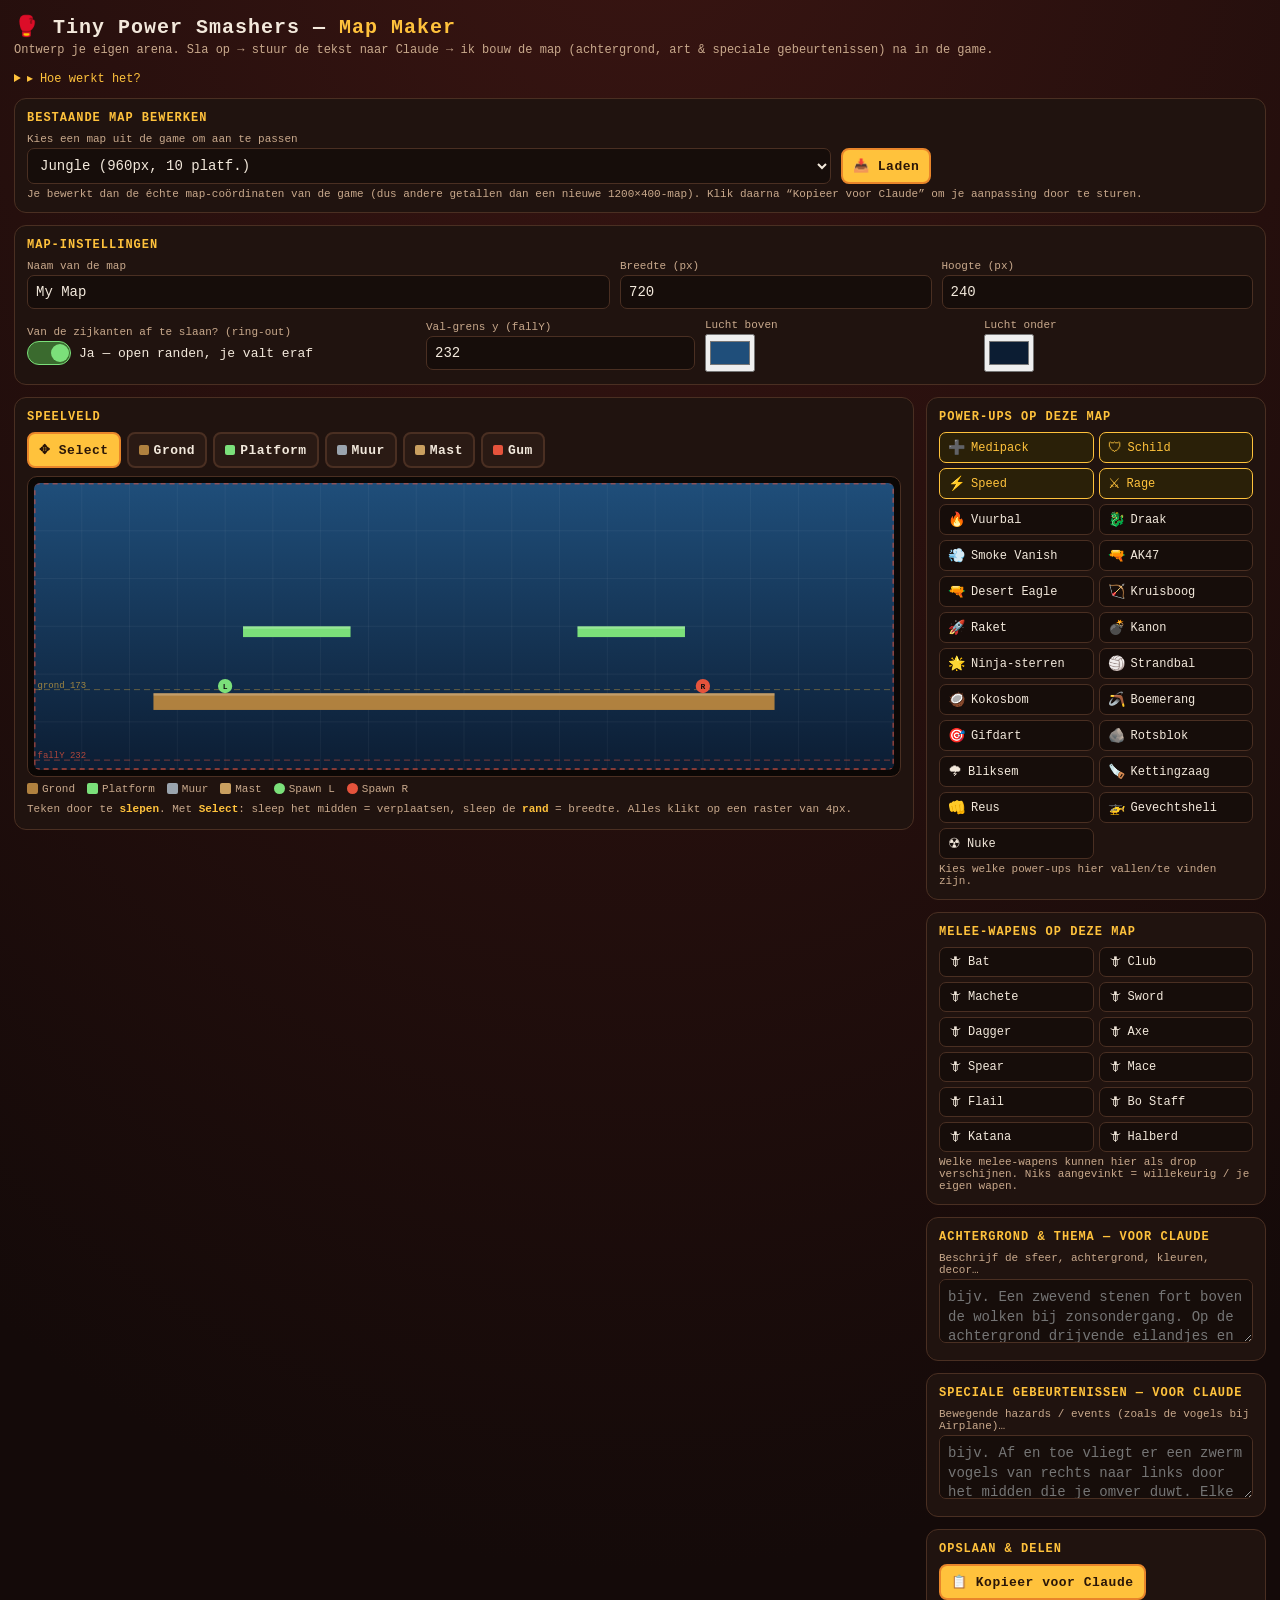
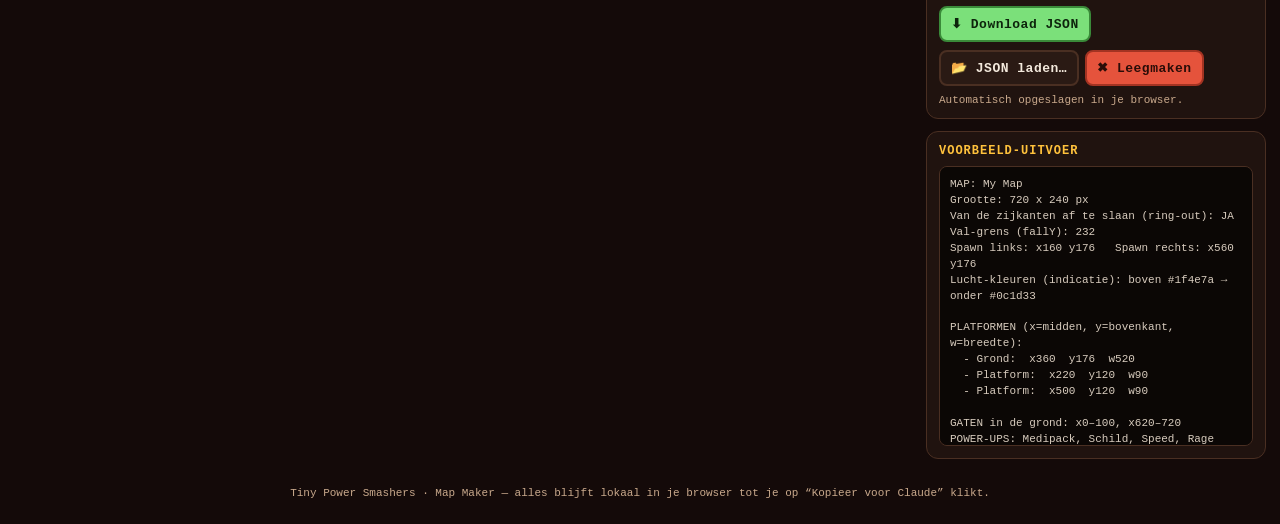
<file: mapmaker.html>
<!DOCTYPE html>
<html lang="nl">
<head>
<meta charset="utf-8" />
<meta name="viewport" content="width=device-width, initial-scale=1, maximum-scale=1, user-scalable=no" />
<title>Tiny Power Smashers — Map Maker</title>
<style>
  :root{
    --bg:#140a09; --panel:#20130f; --panel2:#2a1a14; --line:#4a2f22;
    --ink:#f3e9dc; --sub:#c9a98c; --gold:#ffc23c; --gold2:#e8852a;
    --green:#7be07a; --red:#e5533c; --blue:#6fb6e8;
    --mono:'Courier New',ui-monospace,monospace;
  }
  *{box-sizing:border-box}
  html,body{margin:0}
  body{
    background:radial-gradient(140% 120% at 50% -10%,#3a1512 0%,#140a09 70%);
    color:var(--ink); font-family:var(--mono); min-height:100vh; padding:14px;
    -webkit-text-size-adjust:100%;
  }
  h1{font-size:20px;margin:0;letter-spacing:1px}
  h1 .sm{color:var(--gold);}
  .subtitle{color:var(--sub);font-size:12px;margin:4px 0 14px}
  .card{background:var(--panel);border:1px solid var(--line);border-radius:12px;padding:12px;margin-bottom:12px}
  .card > .hd{font-weight:bold;color:var(--gold);letter-spacing:1px;font-size:12px;margin-bottom:8px;text-transform:uppercase}
  label{display:block;font-size:11px;color:var(--sub);margin-bottom:3px}
  input[type=text],input[type=number],textarea,select{
    width:100%;background:#160d0a;border:1px solid var(--line);border-radius:7px;color:var(--ink);
    font-family:var(--mono);font-size:14px;padding:8px;outline:none;
  }
  input:focus,textarea:focus,select:focus{border-color:var(--gold)}
  textarea{resize:vertical;min-height:64px;line-height:1.4}
  .row{display:flex;gap:10px;flex-wrap:wrap}
  .row > div{flex:1 1 120px;min-width:0}
  .layout{display:grid;grid-template-columns:1fr 340px;gap:12px;align-items:start}
  @media (max-width:860px){.layout{grid-template-columns:1fr}}
  .toolbar{display:flex;gap:6px;flex-wrap:wrap;margin-bottom:8px}
  button{font-family:var(--mono);cursor:pointer;border-radius:8px;border:2px solid var(--line);
    background:var(--panel2);color:var(--ink);padding:8px 10px;font-size:13px;font-weight:bold;letter-spacing:.5px}
  button:hover{border-color:var(--gold)}
  .tool.active{background:var(--gold);color:#2a1608;border-color:var(--gold2)}
  .tool .sw{display:inline-block;width:10px;height:10px;border-radius:2px;vertical-align:middle;margin-right:5px}
  .btn-gold{background:var(--gold);color:#2a1608;border-color:var(--gold2)}
  .btn-green{background:var(--green);color:#0d240c;border-color:#3a8a39}
  .btn-red{background:var(--red);color:#2a0d08;border-color:#a33322}
  .canvas-wrap{background:#0b0705;border:1px solid var(--line);border-radius:10px;padding:6px;overflow:auto}
  canvas{display:block;width:100%;image-rendering:pixelated;border-radius:6px;touch-action:none;background:#0b0705}
  .hint{font-size:11px;color:var(--sub);margin-top:6px;line-height:1.5}
  .hint b{color:var(--gold)}
  .pu-grid{display:grid;grid-template-columns:1fr 1fr;gap:5px}
  .pu{display:flex;align-items:center;gap:6px;background:#160d0a;border:1px solid var(--line);border-radius:7px;padding:6px 8px;font-size:12px;cursor:pointer;user-select:none}
  .pu.on{background:#2a2008;border-color:var(--gold);color:var(--gold)}
  .pu .emo{font-size:14px}
  .switch{display:flex;align-items:center;gap:8px;cursor:pointer;user-select:none;font-size:13px}
  .switch .track{width:44px;height:24px;border-radius:14px;background:#3a241b;border:1px solid var(--line);position:relative;transition:.15s}
  .switch .knob{position:absolute;top:2px;left:2px;width:18px;height:18px;border-radius:50%;background:var(--sub);transition:.15s}
  .switch.on .track{background:#3a6a2e;border-color:var(--green)}
  .switch.on .knob{left:23px;background:var(--green)}
  .prop{display:none}
  .prop.show{display:block}
  .prop .row > div{flex:1 1 60px}
  .out{white-space:pre-wrap;font-size:11px;line-height:1.45;background:#0b0705;border:1px solid var(--line);border-radius:8px;padding:10px;max-height:280px;overflow:auto;color:#d8ccbe}
  .foot{color:var(--sub);font-size:11px;text-align:center;margin-top:16px}
  .legend{display:flex;gap:12px;flex-wrap:wrap;font-size:11px;color:var(--sub);margin-top:6px}
  .legend span{display:inline-flex;align-items:center;gap:4px}
  .legend i{width:11px;height:11px;border-radius:2px;display:inline-block}
  details{margin-bottom:12px}
  summary{cursor:pointer;color:var(--gold);font-size:12px}
  .mini-note{font-size:11px;color:var(--sub);margin-top:4px}
</style>
</head>
<body>
  <h1>🥊 Tiny Power Smashers — <span class="sm">Map Maker</span></h1>
  <p class="subtitle">Ontwerp je eigen arena. Sla op → stuur de tekst naar Claude → ik bouw de map (achtergrond, art & speciale gebeurtenissen) na in de game.</p>

  <details>
    <summary>▸ Hoe werkt het?</summary>
    <div class="hint" style="margin-top:8px">
      1. Kies een <b>gereedschap</b> en <b>teken</b> op het speelveld door te slepen (platform / grond / muur / mast).<br>
      2. Met <b>Select</b> versleep je een blok; sleep de <b>zijkant</b> om de breedte aan te passen. Boven → smaller.<br>
      3. <b>Gaten</b> maak je door de grond in losse stukken te leggen met ruimte ertussen.<br>
      4. Zet de <b>naam</b>, <b>grootte</b>, <b>power-ups</b> en of je <b>van de zijkanten af geslagen</b> kunt worden.<br>
      5. Vul de <b>beschrijvingen</b> in (achtergrond/thema + speciale gebeurtenissen zoals de vogels bij Airplane).<br>
      6. Klik <b>“Kopieer voor Claude”</b> en plak dat in de chat. Klaar!
    </div>
  </details>

  <div class="card" id="loadCard">
    <div class="hd">Bestaande map bewerken</div>
    <div class="row" style="align-items:flex-end">
      <div style="flex:2 1 220px"><label>Kies een map uit de game om aan te passen</label>
        <select id="loadMap"></select>
      </div>
      <div><button id="loadBtn" class="btn-gold">📥 Laden</button></div>
    </div>
    <div class="mini-note">Je bewerkt dan de échte map-coördinaten van de game (dus andere getallen dan een nieuwe 1200×400-map). Klik daarna “Kopieer voor Claude” om je aanpassing door te sturen.</div>
  </div>

  <div class="card">
    <div class="hd">Map-instellingen</div>
    <div class="row">
      <div style="flex:2 1 200px"><label>Naam van de map</label><input id="mName" type="text" placeholder="bijv. Sky Fortress" /></div>
      <div><label>Breedte (px)</label><input id="mW" type="number" min="280" max="2000" step="20" /></div>
      <div><label>Hoogte (px)</label><input id="mH" type="number" min="180" max="360" step="10" /></div>
    </div>
    <div class="row" style="margin-top:10px;align-items:center">
      <div style="flex:1 1 240px">
        <label>Van de zijkanten af te slaan? (ring-out)</label>
        <div class="switch on" id="mKnock"><div class="track"><div class="knob"></div></div><span id="mKnockLbl">Ja — open randen, je valt eraf</span></div>
      </div>
      <div><label>Val-grens y (fallY)</label><input id="mFall" type="number" min="120" max="360" step="4" /></div>
      <div><label>Lucht boven</label><input id="mSkyTop" type="color" value="#1f4e7a" style="height:38px;padding:2px" /></div>
      <div><label>Lucht onder</label><input id="mSkyBot" type="color" value="#0c1d33" style="height:38px;padding:2px" /></div>
    </div>
  </div>

  <div class="layout">
    <!-- EDITOR -->
    <div class="card">
      <div class="hd">Speelveld</div>
      <div class="toolbar" id="tools">
        <button class="tool active" data-tool="select">✥ Select</button>
        <button class="tool" data-tool="ground"><span class="sw" style="background:#b0813f"></span>Grond</button>
        <button class="tool" data-tool="platform"><span class="sw" style="background:#7be07a"></span>Platform</button>
        <button class="tool" data-tool="wall"><span class="sw" style="background:#9aa4ae"></span>Muur</button>
        <button class="tool" data-tool="mast"><span class="sw" style="background:#caa060"></span>Mast</button>
        <button class="tool" data-tool="erase"><span class="sw" style="background:#e5533c"></span>Gum</button>
      </div>
      <div class="canvas-wrap"><canvas id="cv"></canvas></div>
      <div class="legend">
        <span><i style="background:#b0813f"></i>Grond</span>
        <span><i style="background:#7be07a"></i>Platform</span>
        <span><i style="background:#9aa4ae"></i>Muur</span>
        <span><i style="background:#caa060"></i>Mast</span>
        <span><i style="background:#7be07a;border-radius:50%"></i>Spawn L</span>
        <span><i style="background:#e5533c;border-radius:50%"></i>Spawn R</span>
      </div>
      <div class="hint">Teken door te <b>slepen</b>. Met <b>Select</b>: sleep het midden = verplaatsen, sleep de <b>rand</b> = breedte. Alles klikt op een raster van 4px.</div>

      <div class="prop card" id="propCard" style="margin-top:10px;background:var(--panel2)">
        <div class="hd">Geselecteerd blok</div>
        <div class="row">
          <div><label>Type</label>
            <select id="pType"><option value="ground">Grond</option><option value="platform">Platform</option><option value="wall">Muur</option><option value="mast">Mast</option></select>
          </div>
          <div><label>x (midden)</label><input id="pX" type="number" step="4" /></div>
          <div><label>y (bovenkant)</label><input id="pY" type="number" step="4" /></div>
          <div><label>breedte</label><input id="pW" type="number" step="4" /></div>
        </div>
        <div class="toolbar" style="margin-top:10px">
          <button id="pDup">⧉ Dupliceren</button>
          <button id="pDel" class="btn-red">🗑 Verwijderen</button>
        </div>
      </div>
    </div>

    <!-- SIDE PANEL -->
    <div>
      <div class="card">
        <div class="hd">Power-ups op deze map</div>
        <div class="pu-grid" id="puGrid"></div>
        <div class="mini-note">Kies welke power-ups hier vallen/te vinden zijn.</div>
      </div>

      <div class="card">
        <div class="hd">Melee-wapens op deze map</div>
        <div class="pu-grid" id="meleeGrid"></div>
        <div class="mini-note">Welke melee-wapens kunnen hier als drop verschijnen. Niks aangevinkt = willekeurig / je eigen wapen.</div>
      </div>

      <div class="card">
        <div class="hd">Achtergrond &amp; thema — voor Claude</div>
        <label>Beschrijf de sfeer, achtergrond, kleuren, decor…</label>
        <textarea id="mBg" placeholder="bijv. Een zwevend stenen fort boven de wolken bij zonsondergang. Op de achtergrond drijvende eilandjes en verre bergtoppen. Warme oranje/paarse lucht."></textarea>
      </div>

      <div class="card">
        <div class="hd">Speciale gebeurtenissen — voor Claude</div>
        <label>Bewegende hazards / events (zoals de vogels bij Airplane)…</label>
        <textarea id="mEvents" placeholder="bijv. Af en toe vliegt er een zwerm vogels van rechts naar links door het midden die je omver duwt. Elke ~8s. En soms slaat de bliksem in op een willekeurig platform."></textarea>
      </div>

      <div class="card">
        <div class="hd">Opslaan &amp; delen</div>
        <div class="toolbar">
          <button id="btnCopy" class="btn-gold">📋 Kopieer voor Claude</button>
          <button id="btnJson" class="btn-green">⬇ Download JSON</button>
        </div>
        <div class="toolbar">
          <button id="btnLoad">📂 JSON laden…</button>
          <button id="btnClear" class="btn-red">✖ Leegmaken</button>
        </div>
        <div class="mini-note" id="saveNote">Automatisch opgeslagen in je browser.</div>
      </div>

      <div class="card">
        <div class="hd">Voorbeeld-uitvoer</div>
        <div class="out" id="outBox"></div>
      </div>
    </div>
  </div>

  <p class="foot">Tiny Power Smashers · Map Maker — alles blijft lokaal in je browser tot je op “Kopieer voor Claude” klikt.</p>

<!-- de echte game-config: geeft toegang tot VERSUS_MAPS zodat je bestaande maps kunt laden -->
<script src="js/config.js?v=menu177"></script>
<script>
(function(){
  "use strict";
  var $ = function(id){ return document.getElementById(id); };
  var GRID = 4, GROUND_REF = 173;
  // ---- power-ups: dynamisch uit de echte game-config (SHOP_POWERUPS) + extra kinds die niet in de shop staan ----
  var FALLBACK_PU = [
    ['heal','Medipack','➕'],['shield','Shield','🛡'],['speed','Speed','⚡'],['rage','Rage','⚔'],
    ['fireball','Fireball','🔥'],['dragon','Dragon','🐉'],['ak47','AK47','🔫'],['rocket','Rocket','🚀'],
    ['cannon','Cannon','💣'],['beachball','Beach ball','🏐'],['coco','Coconut bomb','🥥'],['boom','Boomerang','🪃'],
    ['dart','Poison dart','🎯'],['rock','Falling rock','🪨'],['lightning','Lightning','🌩'],['ninjastar','Ninja stars','🌟'],
    ['deagle','Desert Eagle','🔫'],['crossbow','Crossbow','🏹'],['chainsaw','Chainsaw','🪚'],['giant','Giant','👊']
  ];
  var EXTRA_PU = [['giant','Reus','👊'],['heli','Gevechtsheli','🚁'],['nuke','Nuke','☢']];   // bestaan in de game maar niet in de shop
  function buildPowerups(){
    if (typeof SHOP_POWERUPS === 'undefined') return FALLBACK_PU;
    var order = (typeof TRAINING_POWERUP_ORDER !== 'undefined') ? TRAINING_POWERUP_ORDER.slice() : [];
    Object.keys(SHOP_POWERUPS).forEach(function(k){ if(order.indexOf(k)<0) order.push(k); });   // ontbrekende (chainsaw ed.) achteraan
    var list = order.filter(function(k){return SHOP_POWERUPS[k];})
      .map(function(k){ return [k, SHOP_POWERUPS[k].name, SHOP_POWERUPS[k].icon || '•']; });
    EXTRA_PU.forEach(function(e){ if(!list.some(function(l){return l[0]===e[0];})) list.push(e); });
    return list;
  }
  var POWERUPS = buildPowerups();
  // ---- melee-wapens: dynamisch uit WEAPONS (type melee) ----
  function buildMelee(){
    if (typeof WEAPONS === 'undefined') return [];
    // de echt-selecteerbare melee-wapens (chainsaw staat al bij de power-ups; zap-mes/shield zijn ability-wapens)
    var order = (typeof TRAINING_MELEE_ORDER !== 'undefined') ? TRAINING_MELEE_ORDER.slice()
      : Object.keys(WEAPONS).filter(function(k){ return WEAPONS[k].type==='melee'; });
    return order.filter(function(k){ return k!=='chainsaw' && WEAPONS[k] && WEAPONS[k].type==='melee'; })
      .map(function(k){ return [k, WEAPONS[k].name]; });
  }
  var MELEE = buildMelee();
  var TYPE_COL = { ground:'#b0813f', platform:'#7be07a', wall:'#9aa4ae', mast:'#caa060' };
  var TYPE_H   = { ground:14, platform:9, wall:44, mast:60 };

  var uid = 1;
  function nid(){ return uid++; }
  function snap(v){ return Math.round(v/GRID)*GRID; }
  function clone(o){ return JSON.parse(JSON.stringify(o)); }

  var state = defaultState();
  function defaultState(){
    return {
      name:'My Map', w:720, h:240, sideKnockoff:true, fallY:232,
      skyTop:'#1f4e7a', skyBottom:'#0c1d33',
      spawnL:{x:160,y:176}, spawnR:{x:560,y:176},
      platforms:[
        {id:nid(),x:360,y:176,w:520,type:'ground'},
        {id:nid(),x:220,y:120,w:90,type:'platform'},
        {id:nid(),x:500,y:120,w:90,type:'platform'}
      ],
      powerups:['heal','shield','speed','rage'],
      melee:[],
      background:'', events:''
    };
  }

  // ---------- canvas ----------
  var cv = $('cv'), ctx = cv.getContext('2d');
  var scale = 1, dpr = Math.min(2, window.devicePixelRatio||1);
  function layout(){
    var cssW = cv.parentElement.clientWidth - 12;
    scale = cssW / state.w;
    var cssH = state.h * scale;
    cv.style.height = cssH + 'px';
    cv.width = Math.round(cssW*dpr); cv.height = Math.round(cssH*dpr);
    ctx.setTransform(dpr*scale,0,0,dpr*scale,0,0); // now we draw in logical coords
    render();
  }
  window.addEventListener('resize', layout);

  function render(){
    var w=state.w,h=state.h;
    ctx.clearRect(0,0,w,h);
    // sky
    var g=ctx.createLinearGradient(0,0,0,h);
    g.addColorStop(0,state.skyTop); g.addColorStop(1,state.skyBottom);
    ctx.fillStyle=g; ctx.fillRect(0,0,w,h);
    // grid
    ctx.strokeStyle='rgba(255,255,255,0.05)'; ctx.lineWidth=1/scale;
    for(var x=0;x<=w;x+=40){ ctx.beginPath();ctx.moveTo(x,0);ctx.lineTo(x,h);ctx.stroke(); }
    for(var y=0;y<=h;y+=40){ ctx.beginPath();ctx.moveTo(0,y);ctx.lineTo(w,y);ctx.stroke(); }
    // ground reference + fall line
    ctx.strokeStyle='rgba(255,194,60,0.35)'; ctx.setLineDash([6/scale,4/scale]); ctx.lineWidth=1/scale;
    ctx.beginPath();ctx.moveTo(0,GROUND_REF);ctx.lineTo(w,GROUND_REF);ctx.stroke();
    ctx.strokeStyle='rgba(229,83,60,0.5)';
    ctx.beginPath();ctx.moveTo(0,state.fallY);ctx.lineTo(w,state.fallY);ctx.stroke();
    ctx.setLineDash([]);
    ctx.fillStyle='rgba(255,194,60,0.6)'; ctx.font=(9/scale)+'px monospace';
    ctx.fillText('grond '+GROUND_REF, 3, GROUND_REF-2/scale);
    ctx.fillStyle='rgba(229,83,60,0.75)';
    ctx.fillText('fallY '+state.fallY, 3, state.fallY-2/scale);
    // side edges
    if(state.sideKnockoff){
      ctx.strokeStyle='rgba(229,83,60,0.55)'; ctx.setLineDash([5/scale,4/scale]); ctx.lineWidth=2/scale;
      ctx.strokeRect(0.5,0.5,w-1,h-1); ctx.setLineDash([]);
    } else {
      ctx.fillStyle='rgba(154,164,174,0.35)';
      ctx.fillRect(0,0,4,h); ctx.fillRect(w-4,0,4,h);
    }
    // platforms
    state.platforms.forEach(function(p){
      var ph = p.h || TYPE_H[p.type] || 9;
      var left = p.x - p.w/2;
      ctx.fillStyle = TYPE_COL[p.type] || '#7be07a';
      ctx.fillRect(left, p.y, p.w, ph);
      ctx.fillStyle='rgba(255,255,255,0.22)'; ctx.fillRect(left, p.y, p.w, Math.max(1,2));
      if(p.id===selId){
        ctx.strokeStyle='#fff'; ctx.lineWidth=1.5/scale; ctx.strokeRect(left, p.y, p.w, ph);
        // width handles
        ctx.fillStyle='#fff';
        ctx.fillRect(left-3, p.y+ph/2-3, 6,6);
        ctx.fillRect(left+p.w-3, p.y+ph/2-3, 6,6);
      }
    });
    // spawns
    drawSpawn(state.spawnL,'#7be07a','L');
    drawSpawn(state.spawnR,'#e5533c','R');
    // drawing preview
    if(draft){
      ctx.globalAlpha=0.6; ctx.fillStyle=TYPE_COL[draft.type];
      ctx.fillRect(draft.x-draft.w/2, draft.y, draft.w, TYPE_H[draft.type]||9);
      ctx.globalAlpha=1;
    }
  }
  function drawSpawn(s,col,ch){
    ctx.fillStyle=col; ctx.beginPath(); ctx.arc(s.x, s.y-6, 6, 0, 6.2832); ctx.fill();
    ctx.fillStyle='#111'; ctx.font='bold '+(8/scale)+'px monospace'; ctx.textAlign='center';
    ctx.fillText(ch, s.x, s.y-3.5); ctx.textAlign='left';
  }

  // ---------- interaction ----------
  var tool='select', selId=null, drag=null, draft=null;
  function evPos(e){
    var r=cv.getBoundingClientRect();
    return { x: snap((e.clientX-r.left)/scale), y: snap((e.clientY-r.top)/scale) };
  }
  function hitPlatform(x,y){
    for(var i=state.platforms.length-1;i>=0;i--){
      var p=state.platforms[i], ph=p.h||TYPE_H[p.type]||9;
      if(x>=p.x-p.w/2-4 && x<=p.x+p.w/2+4 && y>=p.y-4 && y<=p.y+ph+4) return p;
    }
    return null;
  }
  function hitSpawn(x,y){
    if(Math.abs(x-state.spawnL.x)<10 && Math.abs(y-6-state.spawnL.y)<12) return 'L';
    if(Math.abs(x-state.spawnR.x)<10 && Math.abs(y-6-state.spawnR.y)<12) return 'R';
    return null;
  }

  cv.addEventListener('pointerdown', function(e){
    e.preventDefault(); cv.setPointerCapture(e.pointerId);
    var pos=evPos(e);
    if(tool==='select'){
      var sp=hitSpawn(pos.x,pos.y);
      if(sp){ drag={kind:'spawn',which:sp}; return; }
      var p=hitPlatform(pos.x,pos.y);
      if(p){
        selId=p.id; syncProp();
        var edge = Math.abs(pos.x-(p.x-p.w/2))<8 ? 'L' : (Math.abs(pos.x-(p.x+p.w/2))<8 ? 'R' : null);
        drag = edge ? {kind:'resize',side:edge,id:p.id} : {kind:'move',id:p.id,ox:pos.x-p.x,oy:pos.y-p.y};
      } else { selId=null; syncProp(); }
      render(); return;
    }
    if(tool==='erase'){
      var pe=hitPlatform(pos.x,pos.y);
      if(pe){ state.platforms=state.platforms.filter(function(q){return q.id!==pe.id;}); if(selId===pe.id)selId=null; syncProp(); commit(); }
      return;
    }
    // drawing tools
    draft={type:tool, x0:pos.x, y:pos.y, x:pos.x, w:GRID};
    render();
  });
  cv.addEventListener('pointermove', function(e){
    if(!drag && !draft) return;
    var pos=evPos(e);
    if(draft){
      var left=Math.min(draft.x0,pos.x), right=Math.max(draft.x0,pos.x);
      draft.w=Math.max(GRID,right-left); draft.x=(left+right)/2; draft.y=pos.y;
      render(); return;
    }
    if(drag.kind==='spawn'){
      var s = drag.which==='L'?state.spawnL:state.spawnR;
      s.x=clampX(pos.x); s.y=Math.max(20,Math.min(state.h-2,pos.y)); render(); return;
    }
    var p=byId(drag.id); if(!p) return;
    if(drag.kind==='move'){ p.x=clampX(pos.x-drag.ox); p.y=Math.max(0,Math.min(state.h-4,pos.y-drag.oy)); }
    else if(drag.kind==='resize'){
      if(drag.side==='R'){ var l=p.x-p.w/2; var nr=Math.max(l+GRID,pos.x); p.w=nr-l; p.x=l+p.w/2; }
      else { var r=p.x+p.w/2; var nl=Math.min(r-GRID,pos.x); p.w=r-nl; p.x=nl+p.w/2; }
    }
    syncProp(); render();
  });
  function endDrag(){
    if(draft){
      if(draft.w>=GRID){ var np={id:nid(),x:snap(draft.x),y:snap(draft.y),w:snap(draft.w),type:draft.type}; state.platforms.push(np); selId=np.id; setTool('select'); syncProp(); }
      draft=null; commit();
    }
    if(drag){ drag=null; commit(); }
  }
  cv.addEventListener('pointerup', endDrag);
  cv.addEventListener('pointercancel', endDrag);
  function byId(id){ return state.platforms.find(function(p){return p.id===id;}); }
  function clampX(x){ return Math.max(0,Math.min(state.w,x)); }

  // ---------- tools ----------
  function setTool(t){
    tool=t;
    Array.prototype.forEach.call(document.querySelectorAll('.tool'),function(b){ b.classList.toggle('active', b.dataset.tool===t); });
  }
  $('tools').addEventListener('click', function(e){
    var b=e.target.closest('.tool'); if(!b) return; setTool(b.dataset.tool);
  });

  // ---------- property panel ----------
  function syncProp(){
    var p=byId(selId);
    $('propCard').classList.toggle('show', !!p);
    if(!p) return;
    $('pType').value=p.type; $('pX').value=p.x; $('pY').value=p.y; $('pW').value=p.w;
  }
  ['pType','pX','pY','pW'].forEach(function(id){
    $(id).addEventListener('input', function(){
      var p=byId(selId); if(!p) return;
      p.type=$('pType').value;
      p.x=snap(+$('pX').value||0); p.y=snap(+$('pY').value||0); p.w=Math.max(GRID,snap(+$('pW').value||GRID));
      render(); commit();
    });
  });
  $('pDel').addEventListener('click', function(){
    state.platforms=state.platforms.filter(function(q){return q.id!==selId;}); selId=null; syncProp(); render(); commit();
  });
  $('pDup').addEventListener('click', function(){
    var p=byId(selId); if(!p) return; var c=clone(p); c.id=nid(); c.x=clampX(p.x+24); c.y=p.y; state.platforms.push(c); selId=c.id; syncProp(); render(); commit();
  });

  // ---------- power-ups ----------
  function buildPU(){
    var g=$('puGrid'); g.innerHTML='';
    POWERUPS.forEach(function(pu){
      var el=document.createElement('div'); el.className='pu'+(state.powerups.indexOf(pu[0])>=0?' on':'');
      el.innerHTML='<span class="emo">'+pu[2]+'</span> '+pu[1];
      el.addEventListener('click', function(){
        var i=state.powerups.indexOf(pu[0]);
        if(i>=0) state.powerups.splice(i,1); else state.powerups.push(pu[0]);
        el.classList.toggle('on'); commit();
      });
      g.appendChild(el);
    });
  }
  function renderMelee(){
    var g=$('meleeGrid'); if(!g) return; g.innerHTML='';
    if(!MELEE.length){ g.innerHTML='<div class="mini-note">Melee-lijst niet geladen.</div>'; return; }
    MELEE.forEach(function(w){
      state.melee=state.melee||[];
      var el=document.createElement('div'); el.className='pu'+(state.melee.indexOf(w[0])>=0?' on':'');
      el.innerHTML='<span class="emo">🗡</span> '+w[1];
      el.addEventListener('click', function(){
        state.melee=state.melee||[];
        var i=state.melee.indexOf(w[0]);
        if(i>=0) state.melee.splice(i,1); else state.melee.push(w[0]);
        el.classList.toggle('on'); commit();
      });
      g.appendChild(el);
    });
  }

  // ---------- settings bindings ----------
  function bindText(id, key, isNum, cb){
    $(id).addEventListener('input', function(){
      state[key]= isNum ? (+$(id).value||0) : $(id).value;
      if(cb) cb(); commit();
    });
  }
  bindText('mName','name',false);
  bindText('mW','w',true, layout);
  bindText('mH','h',true, layout);
  bindText('mFall','fallY',true, render);
  bindText('mSkyTop','skyTop',false, render);
  bindText('mSkyBot','skyBottom',false, render);
  bindText('mBg','background',false);
  bindText('mEvents','events',false);
  $('mKnock').addEventListener('click', function(){
    state.sideKnockoff=!state.sideKnockoff;
    this.classList.toggle('on', state.sideKnockoff);
    $('mKnockLbl').textContent = state.sideKnockoff ? 'Ja — open randen, je valt eraf' : 'Nee — muren aan de zijkanten, je valt er niet af';
    render(); commit();
  });

  function pushSettingsToUI(){
    $('mName').value=state.name; $('mW').value=state.w; $('mH').value=state.h;
    $('mFall').value=state.fallY; $('mSkyTop').value=state.skyTop; $('mSkyBot').value=state.skyBottom;
    $('mBg').value=state.background; $('mEvents').value=state.events;
    $('mKnock').classList.toggle('on', state.sideKnockoff);
    $('mKnockLbl').textContent = state.sideKnockoff ? 'Ja — open randen, je valt eraf' : 'Nee — muren aan de zijkanten, je valt er niet af';
  }

  // ---------- gaps detection ----------
  function groundGaps(){
    var segs=state.platforms.filter(function(p){return p.type==='ground';})
      .map(function(p){return [p.x-p.w/2,p.x+p.w/2];}).sort(function(a,b){return a[0]-b[0];});
    var gaps=[], cursor=0;
    segs.forEach(function(s){
      if(s[0]>cursor+2) gaps.push([Math.round(cursor),Math.round(s[0])]);
      cursor=Math.max(cursor,s[1]);
    });
    if(cursor<state.w-2) gaps.push([Math.round(cursor),state.w]);
    return gaps;
  }

  // ---------- output ----------
  function summary(){
    var puNames=state.powerups.map(function(id){var f=POWERUPS.find(function(p){return p[0]===id;});return f?f[1]:id;});
    var gaps=groundGaps();
    var L=[];
    L.push('MAP: '+state.name);
    L.push('Grootte: '+state.w+' x '+state.h+' px');
    L.push('Van de zijkanten af te slaan (ring-out): '+(state.sideKnockoff?'JA':'NEE — muren aan de zijkanten'));
    L.push('Val-grens (fallY): '+state.fallY);
    L.push('Spawn links: x'+state.spawnL.x+' y'+state.spawnL.y+'   Spawn rechts: x'+state.spawnR.x+' y'+state.spawnR.y);
    L.push('Lucht-kleuren (indicatie): boven '+state.skyTop+' → onder '+state.skyBottom);
    L.push('');
    L.push('PLATFORMEN (x=midden, y=bovenkant, w=breedte):');
    ['ground','platform','wall','mast'].forEach(function(t){
      var list=state.platforms.filter(function(p){return p.type===t;});
      if(!list.length) return;
      var lbl={ground:'Grond',platform:'Platform',wall:'Muur',mast:'Mast'}[t];
      list.sort(function(a,b){return a.x-b.x;}).forEach(function(p){
        L.push('  - '+lbl+':  x'+p.x+'  y'+p.y+'  w'+p.w);
      });
    });
    L.push('');
    L.push('GATEN in de grond: '+(gaps.length? gaps.map(function(g){return 'x'+g[0]+'–'+g[1];}).join(', ') : 'geen (dichte vloer)'));
    L.push('POWER-UPS: '+(puNames.length?puNames.join(', '):'geen'));
    var meNames=(state.melee||[]).map(function(id){var f=MELEE.find(function(w){return w[0]===id;});return f?f[1]:id;});
    L.push('MELEE-WAPENS: '+(meNames.length?meNames.join(', '):'willekeurig / eigen wapen'));
    L.push('');
    L.push('ACHTERGROND / THEMA (voor Claude):');
    L.push('  '+(state.background.trim()||'(niet ingevuld)'));
    L.push('');
    L.push('SPECIALE GEBEURTENISSEN (voor Claude):');
    L.push('  '+(state.events.trim()||'(niet ingevuld)'));
    L.push('');
    L.push('--- JSON ---');
    L.push(JSON.stringify(exportObj()));
    return L.join('\n');
  }
  function exportObj(){
    return {
      name:state.name, w:state.w, h:state.h, sideKnockoff:state.sideKnockoff, fallY:state.fallY,
      sky:[state.skyTop,state.skyBottom],
      spawnL:state.spawnL, spawnR:state.spawnR,
      platforms:state.platforms.map(function(p){return {x:p.x,y:p.y,w:p.w,type:p.type};}),
      powerups:state.powerups.slice(),
      melee:(state.melee||[]).slice(),
      background:state.background, events:state.events
    };
  }

  // ---------- persistence & actions ----------
  var SAVE='tps_mapmaker_v1';
  function commit(){
    try{ localStorage.setItem(SAVE, JSON.stringify(exportObj())); }catch(e){}
    $('outBox').textContent=summary();
  }
  function loadObj(o){
    try{
      state.name=o.name||'My Map'; state.w=o.w||720; state.h=o.h||240;
      state.sideKnockoff = o.sideKnockoff!==false; state.fallY=o.fallY||232;
      if(o.sky){ state.skyTop=o.sky[0]||state.skyTop; state.skyBottom=o.sky[1]||state.skyBottom; }
      state.spawnL=o.spawnL||{x:160,y:176}; state.spawnR=o.spawnR||{x:560,y:176};
      state.platforms=(o.platforms||[]).map(function(p){return {id:nid(),x:p.x,y:p.y,w:p.w,type:p.type||'platform'};});
      state.powerups=o.powerups||[]; state.melee=o.melee||[]; state.background=o.background||''; state.events=o.events||'';
      selId=null;
      pushSettingsToUI(); buildPU(); renderMelee(); syncProp(); layout(); commit();
    }catch(e){ alert('Kon deze JSON niet laden.'); }
  }
  $('btnCopy').addEventListener('click', function(){
    var txt=summary();
    if(navigator.clipboard && navigator.clipboard.writeText){
      navigator.clipboard.writeText(txt).then(flashCopied, fallbackCopy.bind(null,txt));
    } else fallbackCopy(txt);
  });
  function flashCopied(){ var b=$('btnCopy'); var o=b.textContent; b.textContent='✓ Gekopieerd!'; setTimeout(function(){b.textContent=o;},1400); }
  function fallbackCopy(txt){
    var ta=document.createElement('textarea'); ta.value=txt; document.body.appendChild(ta); ta.select();
    try{ document.execCommand('copy'); flashCopied(); }catch(e){ alert('Kopiëren mislukte — selecteer de tekst in het uitvoer-vak.'); }
    document.body.removeChild(ta);
  }
  $('btnJson').addEventListener('click', function(){
    var blob=new Blob([JSON.stringify(exportObj(),null,2)],{type:'application/json'});
    var a=document.createElement('a'); a.href=URL.createObjectURL(blob);
    a.download=(state.name||'map').replace(/[^a-z0-9]+/gi,'_').toLowerCase()+'.json'; a.click();
    setTimeout(function(){URL.revokeObjectURL(a.href);},2000);
  });
  $('btnLoad').addEventListener('click', function(){
    var txt=prompt('Plak hier je map-JSON (of het hele “voor Claude”-blok):');
    if(!txt) return;
    var m=txt.match(/\{[\s\S]*\}/); if(!m){ alert('Geen JSON gevonden.'); return; }
    try{ loadObj(JSON.parse(m[0])); }catch(e){ alert('Ongeldige JSON.'); }
  });
  $('btnClear').addEventListener('click', function(){
    if(!confirm('Hele map leegmaken en opnieuw beginnen?')) return;
    uid=1; state=defaultState(); pushSettingsToUI(); buildPU(); renderMelee(); syncProp(); layout(); commit();
  });

  // ---------- bestaande maps laden (uit de echte game-config) ----------
  // welke power-ups op welke map vallen (voor een handige start; je kunt ze aanpassen)
  var MAP_PU = {
    jungle:['heal','speed','rage','ak47','crossbow'],
    dohyo:['heal','speed','rage','shield','lightning','rock','cannon','ak47'],
    pirate:['heal','speed','rage','cannon','shield','smokevanish'],
    temple:['heal','speed','rage','ninjastar','smokevanish'],
    lava:['heal','speed','rage'],
    cave:['heal','speed','rage','lightning','rock'],
    beach:['heal','speed','rage','beachball'],
    airplane:['heal','speed','rage','lightning','cannon','shield','ak47'],
    castle:['heal','speed','rage','shield','crossbow','fireball','lightning','dragon']
  };
  var MAP_EVENTS = {
    jungle:'Af en toe schieten er stun-darts door de map (verdoven kort wie ze raakt).',
    pirate:'Af en toe komt er een zeemonster-tentakel uit het water die je platslaat of van de boot af mept.',
    lava:'Lavastraal in het midden die af en toe uitbarst; schuine platforms waar je vanaf glijdt.',
    temple:'Twee deuren teleporteren je naar de overkant.',
    airplane:'Vogels scheren door de map; wolk-platforms zakken na ~5s in.',
    castle:'Af en toe maakt een draak een snoekduik dwars over de map — raakt hij je, dan word je hard van de map af geknald.'
  };
  function existingMaps(){ return (typeof VERSUS_MAPS!=='undefined' && Array.isArray(VERSUS_MAPS)) ? VERSUS_MAPS : []; }
  function populateLoad(){
    var sel=$('loadMap'); if(!sel) return;
    var maps=existingMaps();
    if(!maps.length){ var c=$('loadCard'); if(c) c.style.display='none'; return; }   // config niet geladen
    sel.innerHTML='';
    maps.forEach(function(m){ var o=document.createElement('option'); o.value=m.id; o.textContent=m.name+'  ('+m.w+'px, '+ (m.platforms?m.platforms.length:0) +' platf.)'; sel.appendChild(o); });
  }
  function loadGameMap(id){
    var m=existingMaps().find(function(x){return x.id===id;}); if(!m) return;
    var plats=m.platforms||[];
    var groundY=plats.reduce(function(mx,p){return Math.max(mx,p.y);},0);
    loadObj({
      name:m.name, w:m.w, h:Math.max(240,(m.fallY||230)+30),
      sideKnockoff:true, fallY:m.fallY||230, sky:m.sky,
      spawnL:m.spawnL, spawnR:m.spawnR,
      platforms:plats.map(function(p){
        var type = p.wall?'wall':(p.mast?'mast':(p.y>=groundY-6?'ground':'platform'));
        return {x:p.x, y:p.y, w:p.w, type:type};
      }),
      powerups:(MAP_PU[id]||['heal','speed','rage','shield']).slice(),
      background:'', events:(MAP_EVENTS[id]||'')
    });
  }
  $('loadBtn').addEventListener('click', function(){
    var sel=$('loadMap'); var id=sel && sel.value; if(!id) return;
    var label=sel.options[sel.selectedIndex].text;
    if(!confirm('Huidige map vervangen door “'+label+'” om te bewerken?')) return;
    loadGameMap(id);
  });

  // ---------- init ----------
  (function init(){
    populateLoad();
    var saved=null; try{ saved=JSON.parse(localStorage.getItem(SAVE)); }catch(e){}
    if(saved && saved.platforms){ loadObj(saved); }
    else { pushSettingsToUI(); buildPU(); renderMelee(); syncProp(); layout(); commit(); }
  })();
})();
</script>
</body>
</html>
</file>
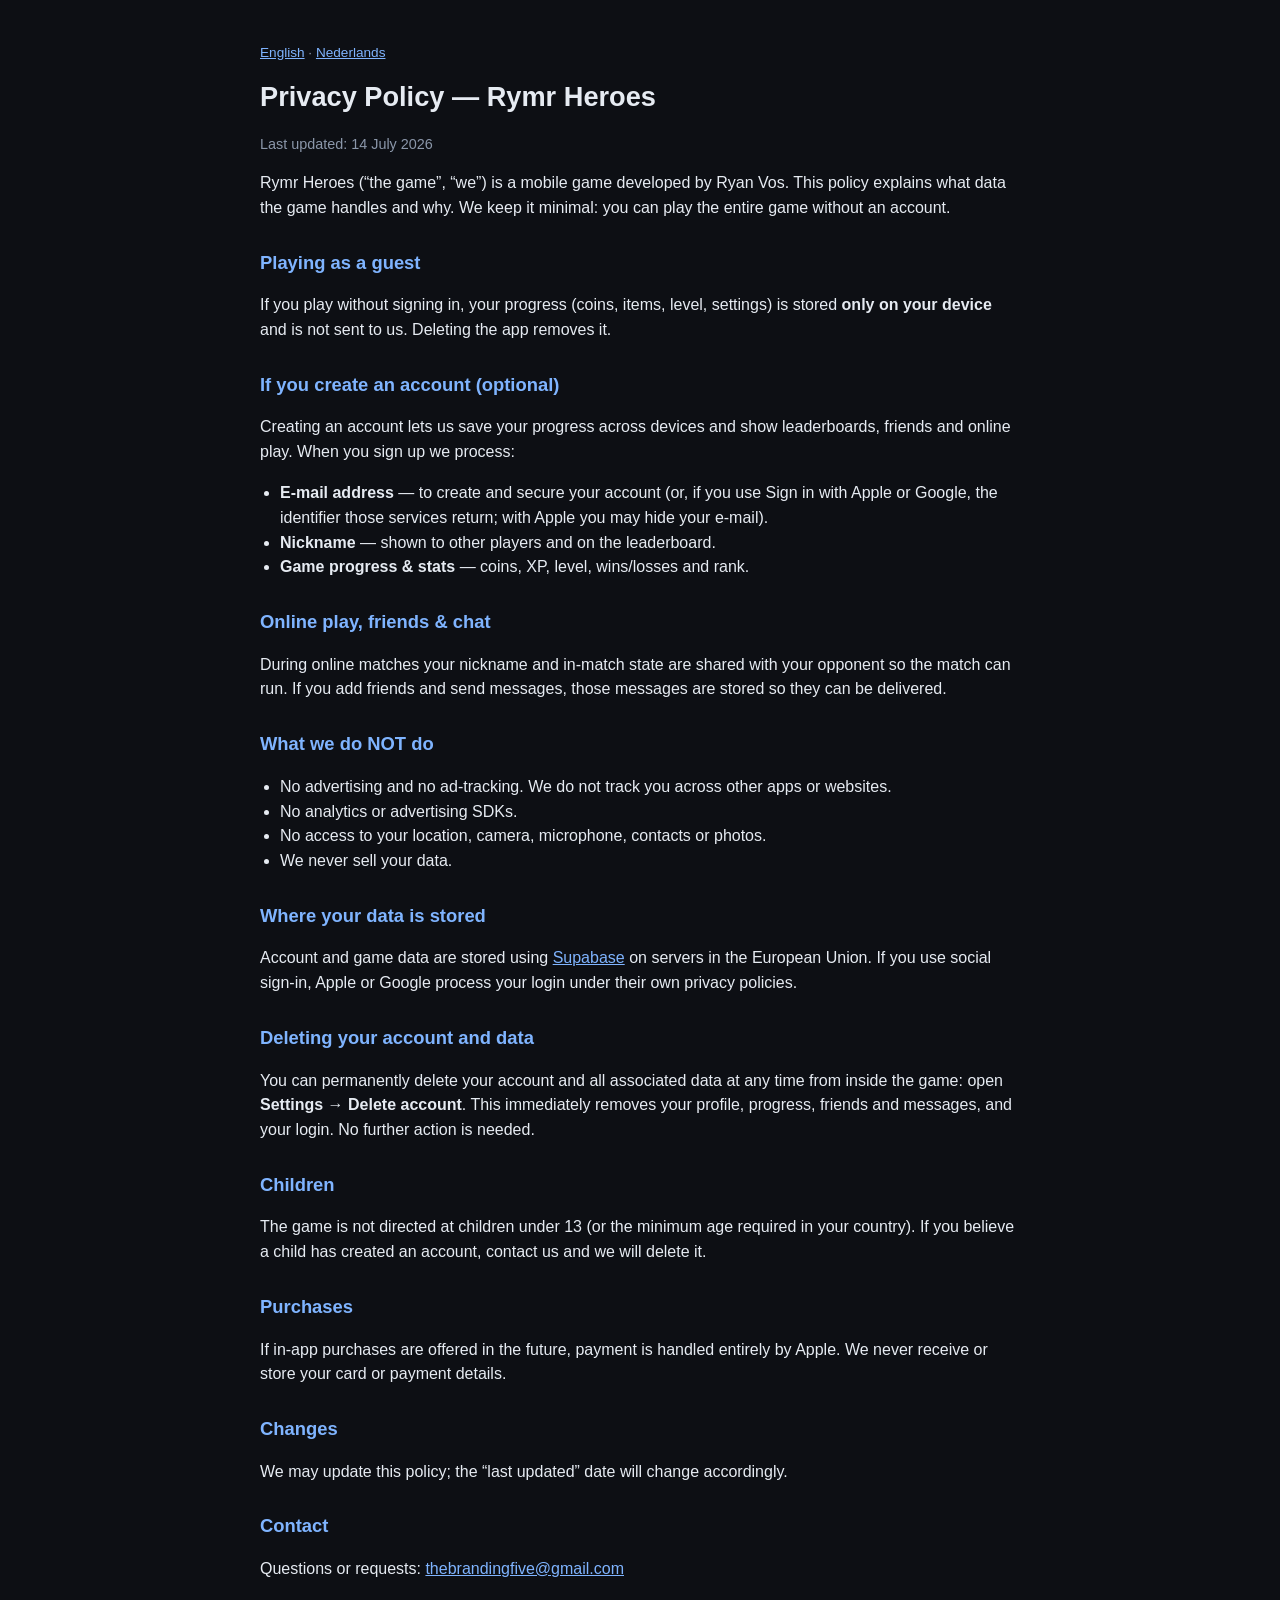
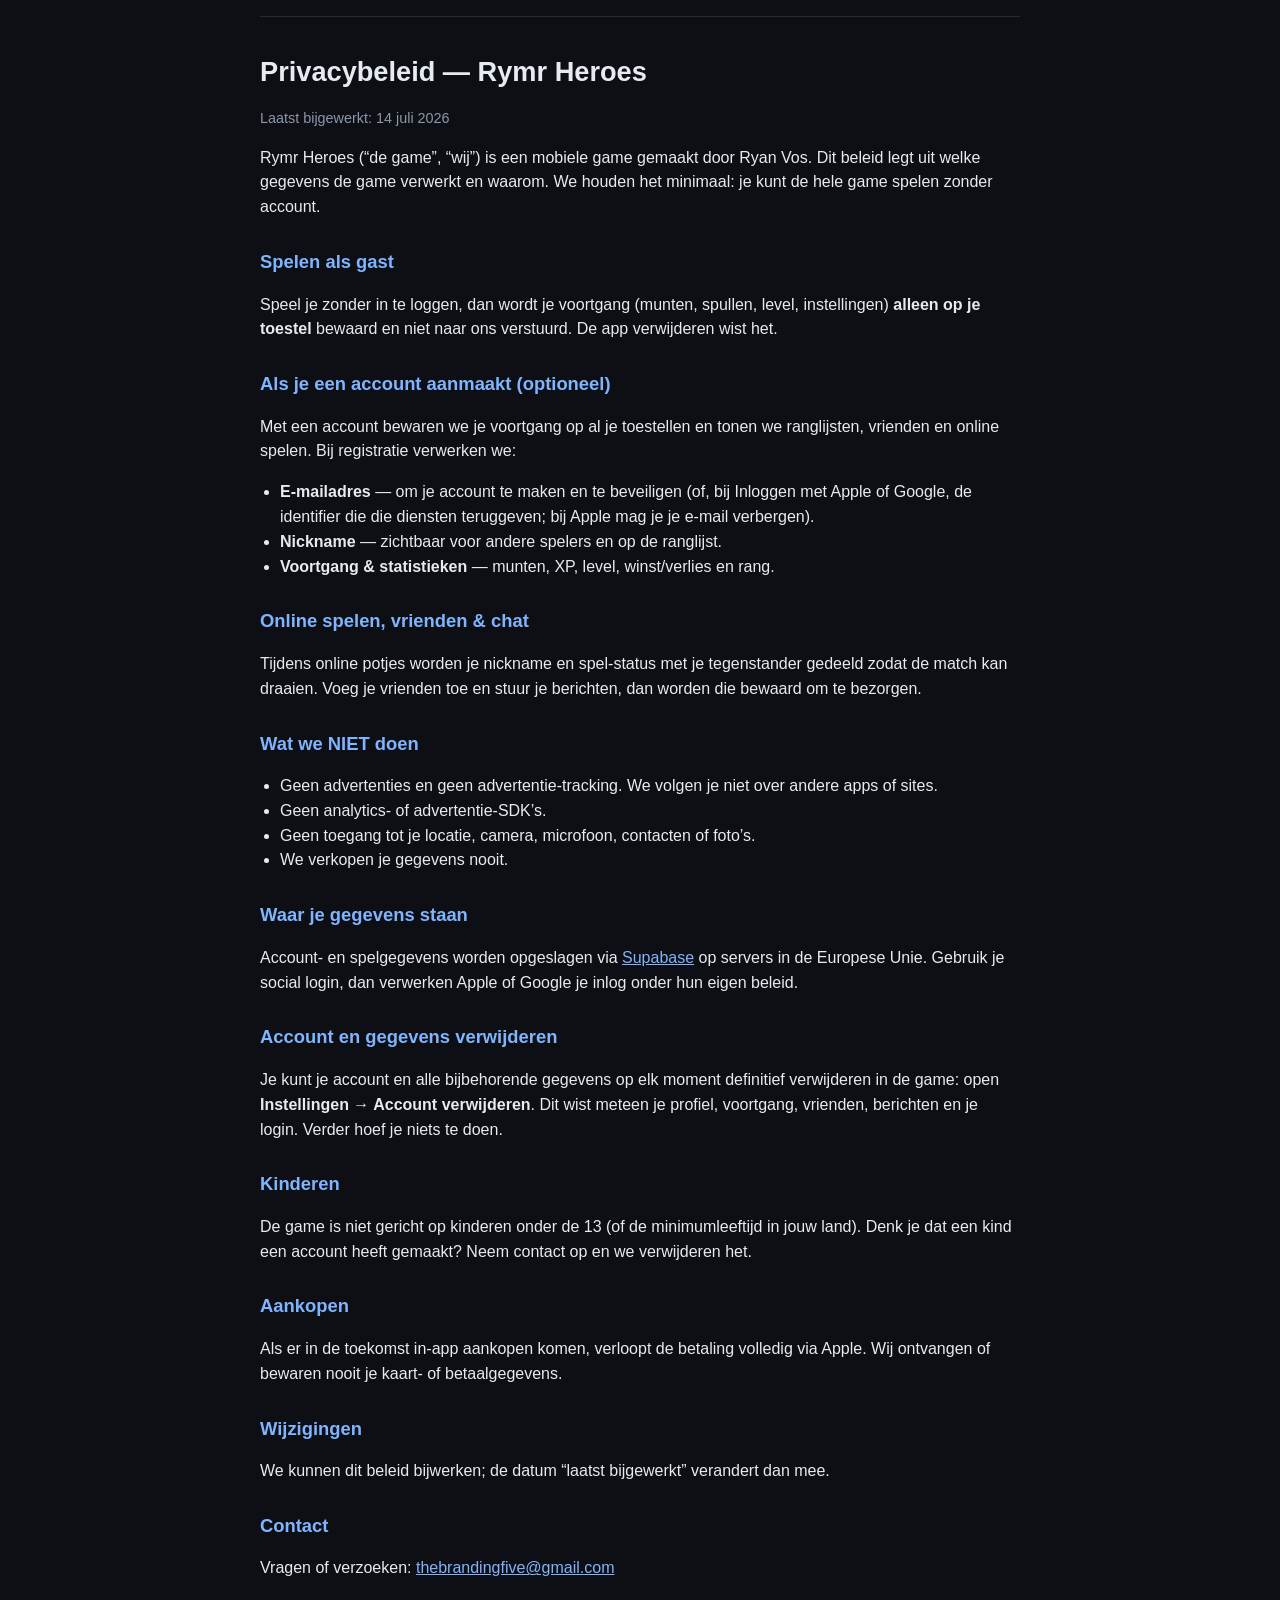
<file: privacy.html>
<!DOCTYPE html>
<html lang="en">
<head>
<meta charset="UTF-8" />
<meta name="viewport" content="width=device-width, initial-scale=1" />
<title>Privacy Policy — Rymr Heroes</title>
<style>
  :root { color-scheme: dark; }
  body { margin: 0; background: #0d0f14; color: #e6ebf2; font-family: -apple-system, Segoe UI, Roboto, Helvetica, Arial, sans-serif; line-height: 1.55; }
  .wrap { max-width: 760px; margin: 0 auto; padding: 28px 20px 64px; }
  h1 { font-size: 1.7rem; margin: 0 0 4px; }
  h2 { font-size: 1.15rem; margin: 28px 0 6px; color: #7fb4ff; }
  .muted { color: #8b97aa; font-size: .9rem; }
  a { color: #7fb4ff; }
  ul { padding-left: 20px; }
  code { background: #1a2130; padding: 1px 5px; border-radius: 4px; }
  hr { border: none; border-top: 1px solid #232b3a; margin: 34px 0; }
  .lang { font-size: .85rem; color: #8b97aa; }
</style>
</head>
<body>
<div class="wrap">
  <p class="lang"><a href="#en">English</a> · <a href="#nl">Nederlands</a></p>

  <h1 id="en">Privacy Policy — Rymr Heroes</h1>
  <p class="muted">Last updated: 14 July 2026</p>
  <p>Rymr Heroes (“the game”, “we”) is a mobile game developed by Ryan Vos. This policy explains what
     data the game handles and why. We keep it minimal: you can play the entire game without an account.</p>

  <h2>Playing as a guest</h2>
  <p>If you play without signing in, your progress (coins, items, level, settings) is stored
     <strong>only on your device</strong> and is not sent to us. Deleting the app removes it.</p>

  <h2>If you create an account (optional)</h2>
  <p>Creating an account lets us save your progress across devices and show leaderboards, friends and
     online play. When you sign up we process:</p>
  <ul>
    <li><strong>E-mail address</strong> — to create and secure your account (or, if you use Sign in with
        Apple or Google, the identifier those services return; with Apple you may hide your e-mail).</li>
    <li><strong>Nickname</strong> — shown to other players and on the leaderboard.</li>
    <li><strong>Game progress &amp; stats</strong> — coins, XP, level, wins/losses and rank.</li>
  </ul>

  <h2>Online play, friends &amp; chat</h2>
  <p>During online matches your nickname and in-match state are shared with your opponent so the match
     can run. If you add friends and send messages, those messages are stored so they can be delivered.</p>

  <h2>What we do NOT do</h2>
  <ul>
    <li>No advertising and no ad-tracking. We do not track you across other apps or websites.</li>
    <li>No analytics or advertising SDKs.</li>
    <li>No access to your location, camera, microphone, contacts or photos.</li>
    <li>We never sell your data.</li>
  </ul>

  <h2>Where your data is stored</h2>
  <p>Account and game data are stored using <a href="https://supabase.com/privacy" target="_blank" rel="noopener">Supabase</a>
     on servers in the European Union. If you use social sign-in, Apple or Google process your login
     under their own privacy policies.</p>

  <h2>Deleting your account and data</h2>
  <p>You can permanently delete your account and all associated data at any time from inside the game:
     open <strong>Settings → Delete account</strong>. This immediately removes your profile, progress,
     friends and messages, and your login. No further action is needed.</p>

  <h2>Children</h2>
  <p>The game is not directed at children under 13 (or the minimum age required in your country). If you
     believe a child has created an account, contact us and we will delete it.</p>

  <h2>Purchases</h2>
  <p>If in-app purchases are offered in the future, payment is handled entirely by Apple. We never
     receive or store your card or payment details.</p>

  <h2>Changes</h2>
  <p>We may update this policy; the “last updated” date will change accordingly.</p>

  <h2>Contact</h2>
  <p>Questions or requests: <a href="mailto:thebrandingfive@gmail.com">thebrandingfive@gmail.com</a></p>

  <hr />

  <h1 id="nl">Privacybeleid — Rymr Heroes</h1>
  <p class="muted">Laatst bijgewerkt: 14 juli 2026</p>
  <p>Rymr Heroes (“de game”, “wij”) is een mobiele game gemaakt door Ryan Vos. Dit beleid legt uit welke
     gegevens de game verwerkt en waarom. We houden het minimaal: je kunt de hele game spelen zonder account.</p>

  <h2>Spelen als gast</h2>
  <p>Speel je zonder in te loggen, dan wordt je voortgang (munten, spullen, level, instellingen)
     <strong>alleen op je toestel</strong> bewaard en niet naar ons verstuurd. De app verwijderen wist het.</p>

  <h2>Als je een account aanmaakt (optioneel)</h2>
  <p>Met een account bewaren we je voortgang op al je toestellen en tonen we ranglijsten, vrienden en
     online spelen. Bij registratie verwerken we:</p>
  <ul>
    <li><strong>E-mailadres</strong> — om je account te maken en te beveiligen (of, bij Inloggen met
        Apple of Google, de identifier die die diensten teruggeven; bij Apple mag je je e-mail verbergen).</li>
    <li><strong>Nickname</strong> — zichtbaar voor andere spelers en op de ranglijst.</li>
    <li><strong>Voortgang &amp; statistieken</strong> — munten, XP, level, winst/verlies en rang.</li>
  </ul>

  <h2>Online spelen, vrienden &amp; chat</h2>
  <p>Tijdens online potjes worden je nickname en spel-status met je tegenstander gedeeld zodat de match
     kan draaien. Voeg je vrienden toe en stuur je berichten, dan worden die bewaard om te bezorgen.</p>

  <h2>Wat we NIET doen</h2>
  <ul>
    <li>Geen advertenties en geen advertentie-tracking. We volgen je niet over andere apps of sites.</li>
    <li>Geen analytics- of advertentie-SDK’s.</li>
    <li>Geen toegang tot je locatie, camera, microfoon, contacten of foto’s.</li>
    <li>We verkopen je gegevens nooit.</li>
  </ul>

  <h2>Waar je gegevens staan</h2>
  <p>Account- en spelgegevens worden opgeslagen via <a href="https://supabase.com/privacy" target="_blank" rel="noopener">Supabase</a>
     op servers in de Europese Unie. Gebruik je social login, dan verwerken Apple of Google je inlog onder hun eigen beleid.</p>

  <h2>Account en gegevens verwijderen</h2>
  <p>Je kunt je account en alle bijbehorende gegevens op elk moment definitief verwijderen in de game:
     open <strong>Instellingen → Account verwijderen</strong>. Dit wist meteen je profiel, voortgang,
     vrienden, berichten en je login. Verder hoef je niets te doen.</p>

  <h2>Kinderen</h2>
  <p>De game is niet gericht op kinderen onder de 13 (of de minimumleeftijd in jouw land). Denk je dat
     een kind een account heeft gemaakt? Neem contact op en we verwijderen het.</p>

  <h2>Aankopen</h2>
  <p>Als er in de toekomst in-app aankopen komen, verloopt de betaling volledig via Apple. Wij ontvangen
     of bewaren nooit je kaart- of betaalgegevens.</p>

  <h2>Wijzigingen</h2>
  <p>We kunnen dit beleid bijwerken; de datum “laatst bijgewerkt” verandert dan mee.</p>

  <h2>Contact</h2>
  <p>Vragen of verzoeken: <a href="mailto:thebrandingfive@gmail.com">thebrandingfive@gmail.com</a></p>
</div>
</body>
</html>
</file>
